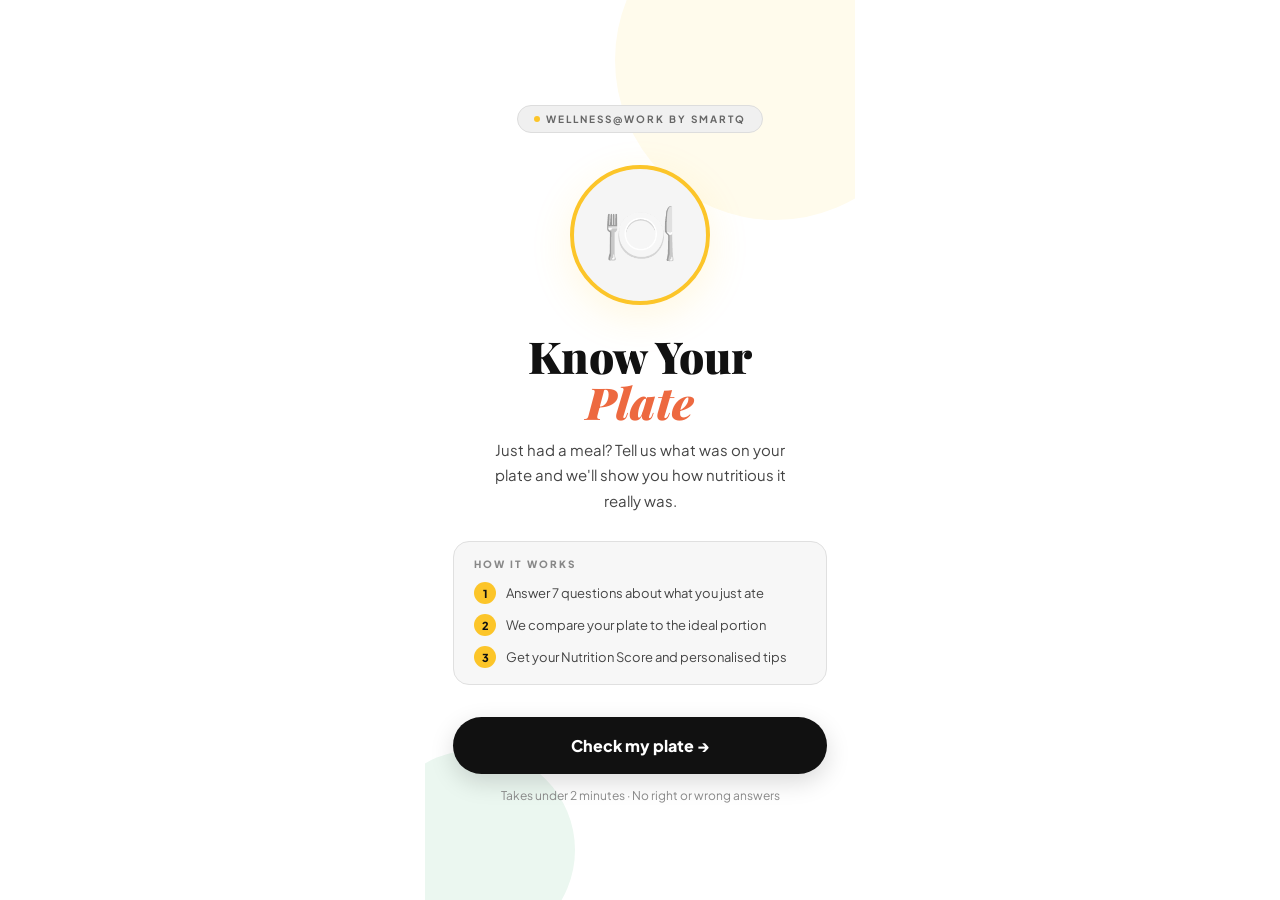
<file: index.html>
<!DOCTYPE html>
<html lang="en">
<head>
<meta charset="UTF-8">
<meta name="viewport" content="width=device-width, initial-scale=1.0, maximum-scale=1.0">
<title>Know Your Plate — Wellness@Work by SmartQ</title>
<link href="https://fonts.googleapis.com/css2?family=Playfair+Display:ital,wght@0,700;0,900;1,700&family=Plus+Jakarta+Sans:wght@400;500;600;700;800&display=swap" rel="stylesheet">
<link rel="stylesheet" href="styles.css">
</head>
<body>
<body>

<div class="reaction-pop" id="reaction-pop"></div>

<!-- ══ INTRO ══ -->
<div id="screen-intro" class="screen active">
  <div class="intro-circle1"></div>
  <div class="intro-circle2"></div>
  <div class="intro-inner">
    <div class="intro-pill">
      <span style="width:6px;height:6px;background:var(--y);border-radius:50%;display:inline-block"></span>
      Wellness@Work by SmartQ
    </div>
    <div class="intro-plate">🍽️</div>
    <h1 class="intro-h1">Know Your<br><em>Plate</em></h1>
    <p class="intro-sub">Just had a meal? Tell us what was on your plate and we'll show you how nutritious it really was.</p>

    <div class="intro-how">
      <div class="intro-how-title">How it works</div>
      <div class="intro-how-step">
        <div class="intro-how-num">1</div>
        <div class="intro-how-text">Answer 7 questions about what you just ate</div>
      </div>
      <div class="intro-how-step">
        <div class="intro-how-num">2</div>
        <div class="intro-how-text">We compare your plate to the ideal portion</div>
      </div>
      <div class="intro-how-step">
        <div class="intro-how-num">3</div>
        <div class="intro-how-text">Get your Nutrition Score and personalised tips</div>
      </div>
    </div>

    <button class="btn-start" onclick="startGame()">Check my plate →</button>
    <p class="intro-note">Takes under 2 minutes · No right or wrong answers</p>
  </div>
</div>

<!-- ══ GAME ══ -->
<div id="screen-game" class="screen">
  <div class="progress-wrap">
    <div class="progress-top">
      <div class="progress-logo">Know Your Plate <span style="font-family:'Plus Jakarta Sans',sans-serif;font-size:9px;font-weight:700;letter-spacing:1.5px;color:var(--b);opacity:0.6;margin-left:4px;text-transform:uppercase;">by SmartQ</span></div>
      <div class="progress-pip-row" id="progress-pips"></div>
    </div>
    <div class="progress-sublabel" id="progress-label">Question 1 of 7</div>
  </div>
  <div class="q-area" id="question-area"></div>
  <div class="game-bottom">
    <button class="btn-next" id="btn-next" onclick="nextQuestion()">Next →</button>
  </div>
</div>

<!-- ══ SCORE ══ -->
<div id="screen-score" class="screen">
  <div class="score-hero">
    <div class="score-confetti" id="score-confetti">🌟 🍽️ 🌟</div>
    <span class="score-badge-emoji" id="score-badge-emoji">🏆</span>
    <div>
      <span class="score-number" id="score-number">0</span>
      <span class="score-outof">/100</span>
    </div>
    <div class="score-badge-name" id="score-badge-name">Balanced Plate</div>
    <div class="score-badge-line" id="score-badge-line">Your meal was well balanced.</div>
  </div>

  <div class="score-bar-section">
    <div class="score-bar-labels">
      <span>Needs work</span><span>Developing</span><span>Good</span><span>Excellent</span>
    </div>
    <div class="score-bar-track">
      <div class="score-bar-fill" id="score-bar-fill"></div>
    </div>
  </div>

  <div class="result-section" style="animation-delay:0.8s">
    <div class="result-section-title">Portion Profile</div>
    <div id="portion-profile"></div>
  </div>

  <div class="result-section" style="animation-delay:0.9s">
    <div class="result-section-title">Tomorrow's Verdict</div>
    <div id="takeaways"></div>
  </div>

  <div class="score-cta">
    <button class="btn-share" onclick="shareResult()">📲 Share My Score</button>
    <button class="btn-retry" onclick="resetGame()">Check another plate</button>
  </div>
  <div class="score-footer">Wellness@Work by SmartQ · World Health Day 2026</div>
</div>

<!-- ══ SHARE MODAL ══ -->
<div class="share-overlay" id="share-overlay" onclick="closeShare(event)">
  <div class="share-sheet" id="share-sheet">
    <div class="share-handle"></div>
    <div class="share-card" id="share-card">
      <div class="share-card-label">Wellness@Work by SmartQ</div>
      <div class="share-card-score" id="share-card-score">--<span>/100</span></div>
      <div class="share-card-badge" id="share-card-badge">—</div>
      <div class="share-card-tag">#WorldHealthDay2026 · Know Your Plate</div>
    </div>
    <canvas id="share-canvas" style="display:none"></canvas>
    <div class="share-options">
      <button class="share-btn share-btn-image" id="btn-save-image" onclick="shareImage()">🖼️ Save as image</button>
      <button class="share-btn share-btn-copy" onclick="copyScore()">📋 Copy text to clipboard</button>
      <div class="share-copied" id="share-copied">✅ Copied! Paste it on Slack or Teams.</div>
      <button class="share-btn share-btn-close" onclick="closeShare()">Close</button>
    </div>
  </div>
</div>

<script src="script.js"></script>
</body>
</html>
</file>
<file: styles.css>
:root {
  --y:   #FCC529;
  --y2:  #FFE580;
  --o:   #ED6940;
  --b:   #155493;
  --g:   #3BA86A;
  --gl:  #EBF7F0;
  --r:   #E05555;
  --rl:  #FEF0F0;
  --am:  #F5A623;
  --aml: #FEF6E6;
  --w:   #FFFFFF;
  --t1:  #111111;
  --t2:  #444444;
  --t3:  #888888;
  --bg:  #F7F7F7;
  --bdr: #E0E0E0;
}

* { margin:0; padding:0; box-sizing:border-box; -webkit-tap-highlight-color:transparent; }

body {
  font-family: 'Plus Jakarta Sans', sans-serif;
  background: #FFFFFF;
  color: var(--t1);
  max-width: 430px;
  margin: 0 auto;
  min-height: 100vh;
  overflow-x: hidden;
}

.screen { display:none; min-height:100vh; flex-direction:column; }
.screen.active { display:flex; }

/* ══ INTRO ══ */
#screen-intro {
  background: #FFFFFF;
  align-items: center;
  justify-content: center;
  padding: 48px 28px 40px;
  text-align: center;
  position: relative;
  overflow: hidden;
}

.intro-circle1 {
  position:absolute; width:320px; height:320px; border-radius:50%;
  background: #FFFBEC; top:-100px; right:-80px; z-index:0;
}
.intro-circle2 {
  position:absolute; width:200px; height:200px; border-radius:50%;
  background: #EBF7F0; bottom:-50px; left:-50px; z-index:0;
}

.intro-inner { position:relative; z-index:1; width:100%; display:flex; flex-direction:column; align-items:center; text-align:center; }

.intro-pill {
  display:inline-flex; align-items:center; gap:6px;
  background: #F0F0F0; border:1px solid #DDDDDD;
  color: #666; font-size:10px; font-weight:700;
  letter-spacing:2px; text-transform:uppercase;
  padding:7px 16px; border-radius:100px; margin-bottom:32px;
}

.intro-plate {
  width:140px; height:140px; border-radius:50%;
  background:#F5F5F5; border:4px solid var(--y);
  display:flex; align-items:center; justify-content:center;
  font-size:60px; margin:0 auto 28px;
  box-shadow:0 12px 40px #FCC52925;
  animation: float 4s ease-in-out infinite;
  font-family: "Apple Color Emoji", "Segoe UI Emoji", "Noto Color Emoji", sans-serif;
}

@keyframes float {
  0%,100% { transform:translateY(0) rotate(-1deg); }
  50% { transform:translateY(-8px) rotate(1deg); }
}

.intro-h1 {
  font-family:'Playfair Display', serif;
  font-size:44px; font-weight:900; line-height:1.05;
  margin-bottom:12px; color:var(--t1);
}

.intro-h1 em { color:var(--o); font-style:italic; }

.intro-sub {
  font-size:15px; color:var(--t2); line-height:1.7;
  margin-bottom:28px; max-width:300px;
}

.intro-how {
  background:var(--bg); border:1px solid var(--bdr);
  border-radius:16px; padding:16px 20px;
  margin-bottom:32px; text-align:left; width:100%;
}

.intro-how-title {
  font-size:10px; font-weight:800; letter-spacing:2px;
  text-transform:uppercase; color:var(--t3); margin-bottom:12px;
}

.intro-how-step {
  display:flex; gap:10px; align-items:flex-start; margin-bottom:10px;
}
.intro-how-step:last-child { margin-bottom:0; }

.intro-how-num {
  width:22px; height:22px; border-radius:50%;
  background:var(--y); color:var(--t1);
  font-size:11px; font-weight:800;
  display:flex; align-items:center; justify-content:center; flex-shrink:0;
}

.intro-how-text { font-size:13px; color:var(--t2); line-height:1.5; padding-top:2px; }

.btn-start {
  width:100%; background:var(--t1); color:#FFFFFF;
  border:none; padding:18px; border-radius:100px;
  font-size:16px; font-weight:800;
  font-family:'Plus Jakarta Sans', sans-serif;
  cursor:pointer; transition:transform 0.12s;
  box-shadow:0 8px 24px rgba(0,0,0,0.15);
}
.btn-start:active { transform:scale(0.97); }
.intro-note { margin-top:14px; font-size:12px; color:var(--t3); }

/* ══ GAME ══ */
#screen-game {
  background:#FFFFFF; height:100vh;
  overflow:hidden; flex-direction:column;
}

.progress-wrap {
  background:#FFFFFF; padding:14px 20px 12px;
  flex-shrink:0; border-bottom:1px solid var(--bdr);
}

.progress-top {
  display:flex; justify-content:space-between; align-items:center; margin-bottom:10px;
}

.progress-logo {
  font-family:'Playfair Display', serif;
  font-size:14px; font-weight:700; color:var(--b);
}

.progress-pip-row { display:flex; gap:5px; }

.progress-pip {
  width:22px; height:4px; border-radius:100px;
  background:#E8E8E8; transition:background 0.3s;
}
.progress-pip.done   { background:var(--y); }
.progress-pip.active { background:var(--y2); }

.progress-sublabel {
  font-size:11px; color:var(--t3); font-weight:600; letter-spacing:0.5px;
}

/* Question area */
.q-area {
  flex:1; overflow-y:auto;
  -webkit-overflow-scrolling:touch;
  scroll-behavior:smooth;
  padding:20px 20px 130px;
  background:#FFFFFF;
}

/* Round tag */
.q-tag {
  display:flex; align-items:center; gap:8px; margin-bottom:12px;
}
.q-tag-dot { width:7px; height:7px; border-radius:50%; background:var(--y); flex-shrink:0; }
.q-tag-text { font-size:10px; font-weight:700; letter-spacing:2px; text-transform:uppercase; color:var(--t3); }

/* Food hero */
.q-food-hero {
  background:var(--bg); border:1px solid var(--bdr);
  border-radius:16px; padding:14px 20px 12px;
  text-align:center; margin-bottom:12px;
  position:relative; overflow:hidden;
  display:flex; align-items:center; gap:12px;
}

.q-food-hero::before {
  content:''; position:absolute; inset:0;
  background:radial-gradient(ellipse at 50% 0%, #FCC52912 0%, transparent 70%);
}
.q-food-hero.answered {
  padding:8px 14px; border-radius:10px; margin-bottom:8px; opacity:0.5;
}
.q-food-hero.answered .q-food-emoji { font-size:24px; }
.q-food-hero.answered .q-food-name { font-size:11px; }

.q-food-emoji {
  font-size:40px; display:block; line-height:1;
  position:relative; animation:emojiPop 0.4s cubic-bezier(0.34,1.56,0.64,1);
  flex-shrink:0;
}

@keyframes emojiPop {
  from { transform:scale(0.6) rotate(-8deg); opacity:0; }
  to   { transform:scale(1) rotate(0); opacity:1; }
}

.q-food-name {
  font-size:13px; font-weight:800; letter-spacing:1.5px;
  text-transform:uppercase; color:var(--t1); position:relative;
  text-align:left;
}

/* Hook */
.q-hook {
  background:#FFFBEC; border:1px solid #F0E8C8;
  border-left:3px solid var(--y); border-radius:10px;
  padding:9px 14px; margin-bottom:14px;
  display:flex; gap:8px; align-items:center;
  animation:hookSlide 0.3s ease;
}

@keyframes hookSlide {
  from { opacity:0; transform:translateY(-6px); }
  to   { opacity:1; transform:translateY(0); }
}

.hook-icon { font-size:14px; flex-shrink:0; }
.hook-body { flex:1; }
.hook-label { display:none; }
.hook-text  { font-size:12px; color:#7A6010; line-height:1.4; }

/* Question */
.q-question {
  font-family:'Playfair Display', serif;
  font-size:19px; font-weight:700; line-height:1.3;
  margin-bottom:14px; color:var(--t1);
}

.q-question mark {
  background:none; color:var(--b);
  font-style:normal; font-weight:800; padding:0;
}

/* Protein multi-select chips */
.protein-grid {
  display:grid; grid-template-columns:repeat(4, 1fr); gap:8px;
  margin-bottom:8px;
}
.protein-chip {
  display:flex; flex-direction:column; align-items:center; gap:4px;
  background:var(--bg); border:2px solid var(--bdr);
  border-radius:14px; padding:12px 6px 10px;
  cursor:pointer; transition:all 0.15s; text-align:center;
  -webkit-user-select:none; user-select:none;
}
.protein-chip.selected {
  border-color:var(--g); background:var(--gl);
}
.protein-chip.selected-none {
  border-color:#6B7280; background:#E8EAF0;
}
.protein-chip-emoji { font-size:28px; line-height:1; }
.protein-chip-label { font-size:11px; font-weight:700; color:var(--t2); }
.protein-chip.selected .protein-chip-label { color:#1A5C35; }
.protein-chip.selected-none .protein-chip-label { color:#374151; }
.protein-tally {
  background:var(--bg); border-radius:12px;
  padding:12px 16px; margin-bottom:8px;
  display:flex; align-items:center; justify-content:space-between;
}
.protein-tally-label { font-size:12px; color:var(--t3); font-weight:600; }
.protein-tally-value { font-size:20px; font-weight:800; color:var(--t1); }
.protein-tally-value.good { color:var(--g); }
.protein-tally-value.low  { color:var(--am); }

/* Options */
.options-list { display:flex; flex-direction:column; gap:8px; margin-bottom:6px; }

.opt {
  background:var(--bg); border:1.5px solid var(--bdr);
  border-radius:16px; cursor:pointer;
  display:flex; align-items:stretch; overflow:hidden;
  transition:border-color 0.15s, background 0.15s, transform 0.1s;
}
.opt:active { transform:scale(0.98); }

/* Outcome states */
.opt.ideal   { border-color:var(--g); background:var(--gl); }
.opt.over    { border-color:var(--am); background:var(--aml); }
.opt.under   { border-color:var(--r); background:var(--rl); }
.opt.none-sel{ border-color:#6B7280; background:#E8EAF0; }
.opt.selected-other { border-color:#DDDDDD; background:#F4F4F5; opacity:0.5; }

/* Visual col */
.opt-visual {
  width:52px; flex-shrink:0;
  display:flex; flex-direction:column;
  align-items:center; justify-content:center;
  padding:10px 6px; gap:4px;
  background:#EEEEEE; border-right:1.5px solid var(--bdr);
  transition:background 0.15s;
}

.opt.ideal    .opt-visual { background:#C8EDD8; border-right-color:var(--g); }
.opt.over     .opt-visual { background:#F5E0B8; border-right-color:var(--am); }
.opt.under    .opt-visual { background:#F5CCCC; border-right-color:var(--r); }
.opt.none-sel .opt-visual { background:#C8CEDD; border-right-color:#6B7280; }

.opt-bars { display:flex; gap:3px; align-items:flex-end; height:22px; }

.opt-bar {
  width:6px; border-radius:3px 3px 0 0;
  background:#CCCCCC; border:1px solid #BBBBBB;
  transition:background 0.3s;
}

.opt-bar.filled           { background:#999999; border-color:#777777; }
.opt.ideal   .opt-bar.filled { background:var(--g); border-color:var(--g); }
.opt.over    .opt-bar.filled { background:var(--am); border-color:var(--am); }
.opt.under   .opt-bar.filled { background:var(--r); border-color:var(--r); }
.opt.none-sel .opt-bar.filled { background:#6B7280; border-color:#4B5563; }

.opt-bar-zero { font-size:13px; color:#AAAAAA; font-weight:700; }

.opt-content {
  flex:1; padding:11px 12px 11px 10px;
  display:flex; flex-direction:column; justify-content:center; gap:2px;
}

.opt-label { font-size:14px; font-weight:700; color:var(--t1); transition:color 0.15s; }
.opt-desc  { font-size:12px; color:var(--t3); transition:color 0.15s; }

.opt.ideal    .opt-label { color:#1A5C35; }
.opt.ideal    .opt-desc  { color:#3A8A55; }
.opt.over     .opt-label { color:#7A4A0A; }
.opt.over     .opt-desc  { color:#9A6A2A; }
.opt.under    .opt-label { color:#8B1A1A; }
.opt.under    .opt-desc  { color:#AA4444; }
.opt.none-sel .opt-label { color:#374151; }

.opt-result {
  padding:10px 12px 10px 0; font-size:18px;
  display:none; align-items:center;
  animation:iconPop 0.3s cubic-bezier(0.34,1.56,0.64,1);
}

.opt.ideal    .opt-result,
.opt.over     .opt-result,
.opt.under    .opt-result,
.opt.none-sel .opt-result { display:flex; }

@keyframes iconPop { from { transform:scale(0); } to { transform:scale(1); } }

/* Reveal */
.reveal-panel {
  border-radius:18px; padding:18px; display:none;
  margin-top:4px; border:1.5px solid transparent;
  animation:revealIn 0.4s cubic-bezier(0.34,1.2,0.64,1);
}
.reveal-panel.show { display:block; }
.reveal-panel.ideal  { background:var(--gl); border-color:var(--g); }
.reveal-panel.over   { background:var(--aml); border-color:var(--am); }
.reveal-panel.under  { background:var(--rl); border-color:var(--r); }
.reveal-panel.none-r { background:#F5F5F5; border-color:#AAAAAA; }

@keyframes revealIn {
  from { opacity:0; transform:scale(0.97) translateY(8px); }
  to   { opacity:1; transform:scale(1) translateY(0); }
}

.reveal-top { display:flex; align-items:center; gap:10px; margin-bottom:10px; }
.reveal-icon { font-size:22px; }

.reveal-verdict {
  font-family:'Playfair Display', serif;
  font-size:17px; font-weight:700;
}

.reveal-panel.ideal  .reveal-verdict { color:var(--g); }
.reveal-panel.over   .reveal-verdict { color:var(--am); }
.reveal-panel.under  .reveal-verdict { color:var(--r); }
.reveal-panel.none-r .reveal-verdict { color:#666666; }

.reveal-insight { font-size:13px; color:#333333; line-height:1.65; margin-bottom:12px; }
.reveal-insight strong { color:#111111; }

/* Ideal portion callout */
.ideal-callout {
  background:#FFFFFF; border-radius:12px;
  padding:14px 16px; margin-bottom:10px;
  text-align:center;
}
.ideal-callout-label {
  font-size:9px; font-weight:800; letter-spacing:2px;
  text-transform:uppercase; color:#888888; margin-bottom:4px;
}
.ideal-callout-value {
  font-size:26px; font-weight:800; color:var(--t1); line-height:1.1;
}
.reveal-panel.ideal  .ideal-callout-value { color:var(--g); }
.reveal-panel.over   .ideal-callout-value { color:var(--am); }
.reveal-panel.under  .ideal-callout-value { color:var(--r); }
.reveal-panel.none-r .ideal-callout-value { color:#555555; }

/* Comparison bars */
.comparison-wrap {
  background:#FFFFFF; border-radius:12px;
  padding:12px 14px; display:flex; flex-direction:column; gap:10px;
}

.comp-row {}
.comp-labels {
  display:flex; justify-content:space-between; align-items:center; margin-bottom:5px;
}
.comp-name { font-size:10px; font-weight:700; letter-spacing:1.5px; text-transform:uppercase; color:#888888; }
.comp-val  { font-size:11px; font-weight:700; color:#333333; }
.comp-track { height:8px; background:#E8E8E8; border-radius:100px; overflow:hidden; }
.comp-fill  { height:100%; border-radius:100px; width:0%; transition:width 0.9s cubic-bezier(0.22,1,0.36,1) 0.1s; }
.comp-fill.your  { background:var(--b); }
.comp-fill.ideal { background:var(--g); }

/* Bottom */
.game-bottom {
  position:fixed; bottom:0; left:50%; transform:translateX(-50%);
  width:100%; max-width:430px;
  background:linear-gradient(0deg, #FFFFFF 80%, transparent);
  padding:16px 20px 28px; z-index:20;
}

.btn-next {
  width:100%; background:var(--t1); color:#FFFFFF;
  border:none; padding:17px; border-radius:100px;
  font-size:16px; font-weight:800;
  font-family:'Plus Jakarta Sans', sans-serif;
  cursor:pointer; opacity:0.25; pointer-events:none;
  transition:opacity 0.3s, transform 0.12s;
}
.btn-next.live { opacity:1; pointer-events:all; background:var(--b); }
.btn-next.live:hover { background:#1a66b3; }
.btn-next.live:active { transform:scale(0.97); }

/* Reaction pop */
.reaction-pop {
  position:fixed; top:35%; left:50%;
  transform:translate(-50%,-50%) scale(0);
  font-size:52px; z-index:999; pointer-events:none;
  transition:transform 0.2s cubic-bezier(0.34,1.56,0.64,1), opacity 0.4s;
  opacity:0;
}
.reaction-pop.show { transform:translate(-50%,-110px) scale(1); opacity:1; }

/* ══ SCORE ══ */
#screen-score { background:#FFFFFF; overflow-y:auto; align-items:stretch; }

.score-hero {
  background:var(--bg); border-bottom:1px solid var(--bdr);
  padding:48px 28px 36px; text-align:center; position:relative; overflow:hidden;
}

.score-hero::before {
  content:''; position:absolute; inset:0;
  background:radial-gradient(ellipse at 50% 0%, #FCC52918 0%, transparent 60%);
  pointer-events:none;
}

.score-confetti { font-size:24px; letter-spacing:6px; margin-bottom:16px; animation:fadeIn 0.5s ease; position:relative; display:block; }

.score-badge-emoji {
  font-size:72px; display:block; margin-bottom:14px; position:relative;
  animation:badgeBounce 0.7s cubic-bezier(0.34,1.56,0.64,1) 0.15s both;
}

@keyframes badgeBounce {
  from { transform:scale(0) rotate(-12deg); opacity:0; }
  to   { transform:scale(1) rotate(0); opacity:1; }
}

.score-number {
  font-family:'Playfair Display', serif;
  font-size:90px; font-weight:900; line-height:1; color:#111111;
  animation:scoreReveal 0.6s ease 0.3s both;
}

@keyframes scoreReveal { from { opacity:0; transform:scale(0.8); } to { opacity:1; transform:scale(1); } }
@keyframes fadeIn { from { opacity:0; } to { opacity:1; } }
@keyframes fadeUp { from { opacity:0; transform:translateY(10px); } to { opacity:1; transform:translateY(0); } }

.score-outof { font-size:20px; color:#999999; font-weight:600; }

.score-badge-name {
  font-family:'Playfair Display', serif; font-size:26px; font-weight:700;
  margin:10px 0 6px; color:#111111; animation:fadeUp 0.5s ease 0.5s both; position:relative;
}
.score-badge-line { font-size:14px; color:#666666; animation:fadeUp 0.5s ease 0.6s both; position:relative; }

/* Score bar */
.score-bar-section {
  padding:22px 24px 18px; border-bottom:1px solid var(--bdr);
  animation:fadeUp 0.5s ease 0.7s both;
}
.score-bar-labels { display:flex; justify-content:space-between; font-size:10px; color:#888888; margin-bottom:7px; font-weight:600; }
.score-bar-track { height:8px; background:#E8E8E8; border-radius:100px; overflow:hidden; }
.score-bar-fill  { height:100%; border-radius:100px; width:0%; transition:width 1.4s cubic-bezier(0.22,1,0.36,1) 0.6s; }

/* Result sections */
.result-section { padding:22px 24px; border-bottom:1px solid var(--bdr); animation:fadeUp 0.5s ease 0.8s both; }
.result-section-title { font-size:10px; font-weight:800; letter-spacing:2px; text-transform:uppercase; color:#888888; margin-bottom:14px; }


/* Verdict */
.verdict-box {
  background:var(--bg); border-radius:16px;
  padding:18px; border-left:4px solid var(--y);
}
.verdict-overall {
  font-family:'Playfair Display', serif;
  font-size:18px; font-weight:700; color:var(--t1);
  margin-bottom:10px; line-height:1.3;
}
.verdict-list { display:flex; flex-direction:column; gap:8px; }
.verdict-row {
  display:flex; align-items:flex-start; gap:8px;
  font-size:13px; color:#444444; line-height:1.5;
}
.verdict-dot {
  width:6px; height:6px; border-radius:50%;
  flex-shrink:0; margin-top:5px;
}
.verdict-dot.good  { background:var(--g); }
.verdict-dot.fix   { background:var(--am); }
.verdict-dot.miss  { background:var(--r); }

/* Takeaways */
.takeaway-item { display:flex; gap:14px; align-items:flex-start; margin-bottom:14px; }
.takeaway-item:last-child { margin-bottom:0; }
.takeaway-num {
  width:28px; height:28px; border-radius:50%;
  background:var(--y); color:var(--t1);
  font-size:13px; font-weight:800;
  display:flex; align-items:center; justify-content:center; flex-shrink:0;
}
.takeaway-text { font-size:13px; color:#444444; line-height:1.65; padding-top:4px; }
.takeaway-text strong { color:#111111; }

/* CTAs */
.score-cta { padding:22px 24px; display:flex; flex-direction:column; gap:12px; animation:fadeUp 0.5s ease 1s both; }

.btn-share {
  width:100%; background:var(--y); color:var(--t1);
  border:none; padding:17px; border-radius:100px;
  font-size:15px; font-weight:800;
  font-family:'Plus Jakarta Sans', sans-serif; cursor:pointer;
  box-shadow:0 4px 24px #FCC52930; transition:transform 0.12s;
}
.btn-share:active { transform:scale(0.97); }


.btn-retry {
  background:none; border:none; color:#AAAAAA;
  font-size:13px; font-family:'Plus Jakarta Sans', sans-serif;
  cursor:pointer; text-decoration:underline;
  text-underline-offset:3px; padding:6px; align-self:center;
}

.score-footer { font-size:11px; color:#AAAAAA; padding:0 0 max(24px, env(safe-area-inset-bottom)); text-align:center; }

/* Share modal */
.share-overlay {
  position:fixed; inset:0; background:rgba(0,0,0,0.6);
  z-index:500; display:none; align-items:flex-end; justify-content:center;
  backdrop-filter:blur(4px);
}
.share-overlay.open { display:flex; }
.share-sheet {
  background:#FFFFFF; border-radius:28px 28px 0 0;
  width:100%; max-width:430px;
  padding:28px 24px max(28px, env(safe-area-inset-bottom));
  animation:sheetUp 0.35s cubic-bezier(0.34,1.2,0.64,1);
}
@keyframes sheetUp {
  from { transform:translateY(100%); }
  to   { transform:translateY(0); }
}
.share-handle {
  width:36px; height:4px; background:#E0E0E0;
  border-radius:2px; margin:0 auto 20px;
}
.share-card {
  background:var(--t1); border-radius:20px;
  padding:24px; margin-bottom:20px; position:relative; overflow:hidden;
}
.share-card::before {
  content:''; position:absolute; inset:0;
  background:radial-gradient(ellipse at 80% 20%, #FCC52920, transparent 60%);
}
.share-card-label {
  font-size:9px; font-weight:800; letter-spacing:2.5px;
  text-transform:uppercase; color:rgba(255,255,255,0.5);
  margin-bottom:6px; position:relative;
}
.share-card-score {
  font-family:'Playfair Display', serif;
  font-size:52px; font-weight:900; line-height:1;
  color:#FFFFFF; position:relative;
}
.share-card-score span { font-size:20px; color:rgba(255,255,255,0.5); }
.share-card-badge {
  font-size:15px; font-weight:700; color:var(--y);
  margin-top:6px; position:relative;
}
.share-card-tag {
  font-size:11px; color:rgba(255,255,255,0.4);
  margin-top:12px; position:relative;
}
.share-options { display:flex; flex-direction:column; gap:10px; }
.share-btn {
  width:100%; padding:15px; border-radius:100px;
  font-size:14px; font-weight:800;
  font-family:'Plus Jakarta Sans', sans-serif;
  cursor:pointer; border:none; transition:transform 0.1s;
}
.share-btn:active { transform:scale(0.97); }
.share-btn-image { background:var(--b); color:#FFFFFF; }
.share-btn-copy { background:var(--t1); color:#FFFFFF; }
.share-btn-close { background:var(--bg); color:var(--t3); border:1.5px solid var(--bdr); }
.share-copied {
  font-size:12px; color:var(--g); text-align:center;
  display:none; font-weight:700; padding:4px;
}
.share-copied.show { display:block; }
</file>
